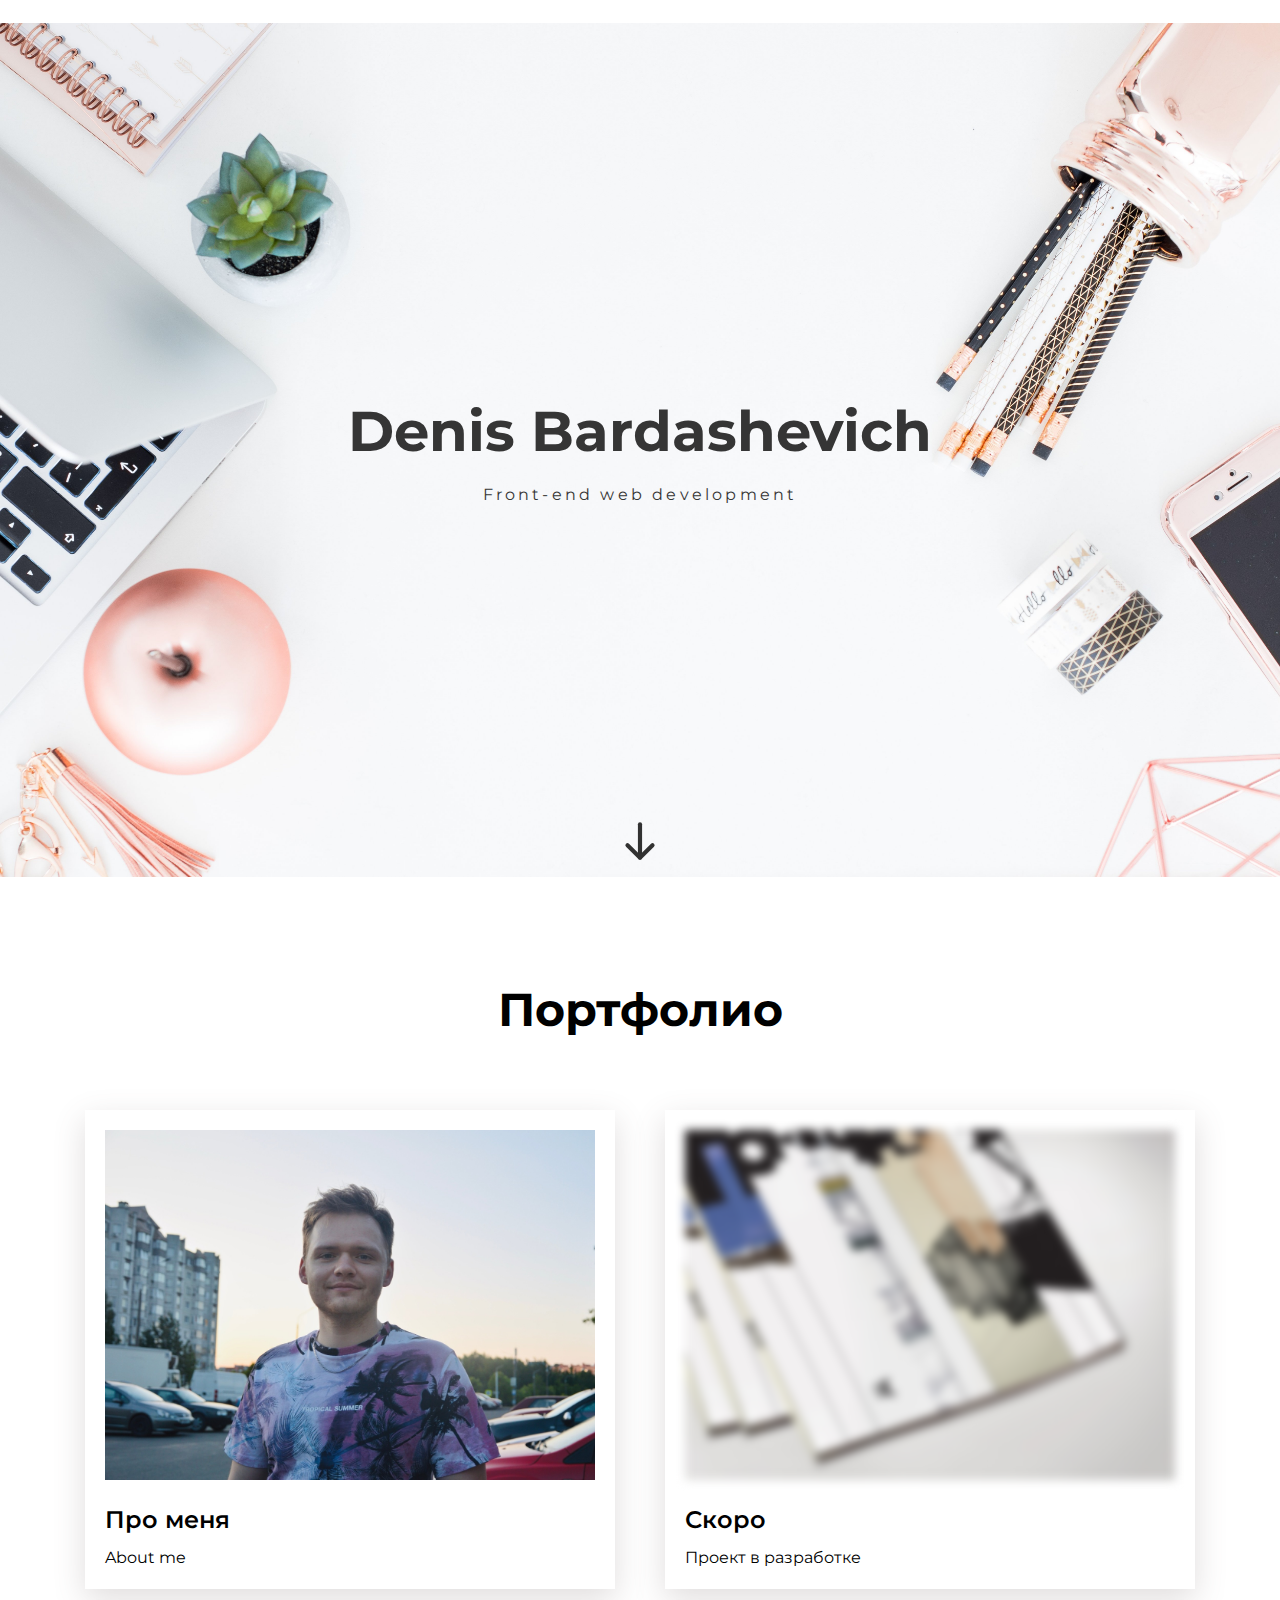
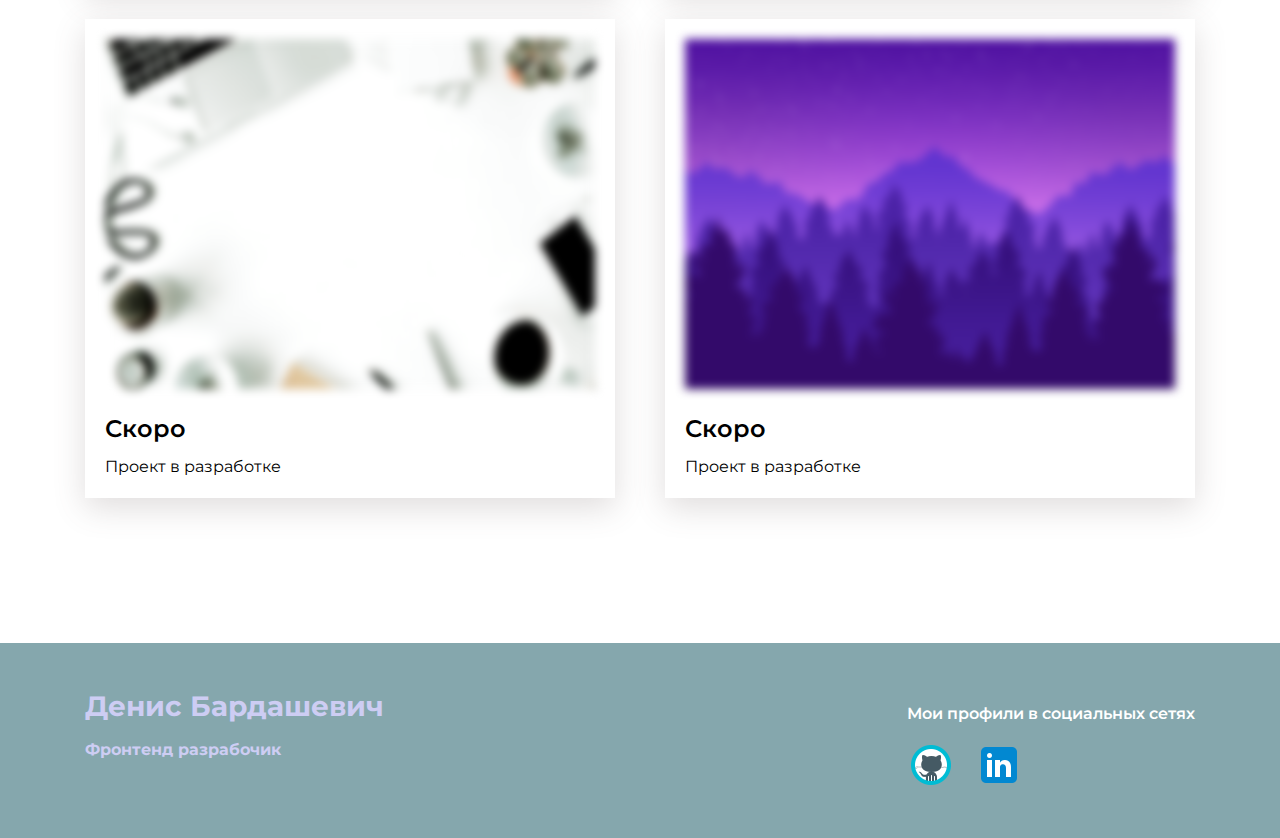
<file: index.html>
<!DOCTYPE html>
<html lang="en">
    <head>
        <meta charset="UTF-8" />
        <meta name="viewport" content="width=device-width, initial-scale=1.0" />
        <title>Porfolio</title>
        <link rel="stylesheet" href="./css/main.css" />
        <link rel="stylesheet" href="./css/media.css" />
        <link rel="preconnect" href="https://fonts.googleapis.com" />
        <link rel="preconnect" href="https://fonts.gstatic.com" crossorigin />
        <link
            href="https://fonts.googleapis.com/css2?family=Montserrat:ital,wght@0,100..900;1,100..900&display=swap"
            rel="stylesheet"
        />
    </head>
    <body>
        <div class="header">
            <img class="img_header" src="./img/2.jpg" alt="#">
            <h1 class="heade-title">Denis Bardashevich</h1>
            <p class="heade-subtitle">Front-end web development</p>
            <div class="header-arrow">
                <img
                    class="arrow"
                    src="./icons/arrow-down-alt-svgrepo-com.svg"
                    alt="arrow"
                />
            </div>
        </div>
        <div class="portfolio">
            <div class="container">
                <h2 class="portfolio-header">Портфолио</h2>

                <!-- Wrapper -->
                <div class="portfolio-cards-wrapper">
                    <!-- card -->
                    <div class="card">
                        <a href="index2.html" class="card-link">
                            <img
                                class="card-img"
                                src="./about me/L2jSk4hGGbY.jpg"
                                alt="многостроничный сайт"
                            />
                            <h3 class="card-title">Про меня</h3>
                            <p>About me</p>
                        </a>
                    </div>
                    <!-- // Card -->
                    <!-- card -->
                    <div class="card">
                        <a href="#" class="card-link">
                            <div class="sow">
                                <img
                                    class="card-img"
                                    src="./img/3.jpg"
                                    alt="многостроничный сайт"
                                />
                            </div>
                            <h3 class="card-title">Скоро</h3>
                            <p>Проект в разработке</p>
                        </a>
                    </div>
                    <!-- // Card -->
                    <!-- card -->
                    <div class="card">
                        <a href="#" class="card-link">
                            <div class="sow">
                                <img
                                    class="card-img"
                                    src="./img/4.png"
                                    alt="многостроничный сайт"
                                />
                            </div>
                            <h3 class="card-title">Скоро</h3>
                            <p>Проект в разработке</p>
                        </a>
                    </div>
                    <!-- // Card -->
                    <!-- card -->
                    <div class="card">
                        <a href="#" class="card-link">
                            <div class="sow">
                                <img
                                    class="card-img"
                                    src="./img/img.jpg"
                                    alt="многостроничный сайт"
                                />
                            </div>
                            <h3 class="card-title">Скоро</h3>
                            <p>Проект в разработке</p>
                        </a>
                    </div>
                    <!-- // Card -->
                </div>
                <!-- // Wraper -->
            </div>
        </div>
        <div class="footer">
            <div class="container">
                <div class="footer-row">
                    <div class="footer-copyright">
                        <div class="footer-copyright-name">
                            Денис Бардашевич

                            <p>Фронтенд разрабочик</p>
                        </div>
                    </div>
                    <div class="footer-icons">
                        <p>Мои профили в социальных сетях</p>
                        <div class="footer-icons-row">
                            <a
                                href="https://github.com/DenisBardashevich/denis.git"
                            >
                                <img
                                    class="icons"
                                    src="./icons/icons8-github-48.png"
                                    alt="github"
                                />
                            </a>
                            <a
                                href="https://www.linkedin.com/in/%D0%B4%D0%B5%D0%BD%D0%B8%D1%81-%D0%B1%D0%B0%D1%80%D0%B4%D0%B0%D1%88%D0%B5%D0%B2%D0%B8%D1%87-042003304?utm_source=share&utm_campaign=share_via&utm_content=profile&utm_medium=ios_app"
                            >
                                <img
                                    class="icons"
                                    src="./icons/icons8-линкедин-48.png"
                                    alt="linkedin"
                                />
                            </a>
                        </div>
                    </div>
                </div>
            </div>
        </div>
        <script src="my.js"></script>
    </body>
</html>
</file>
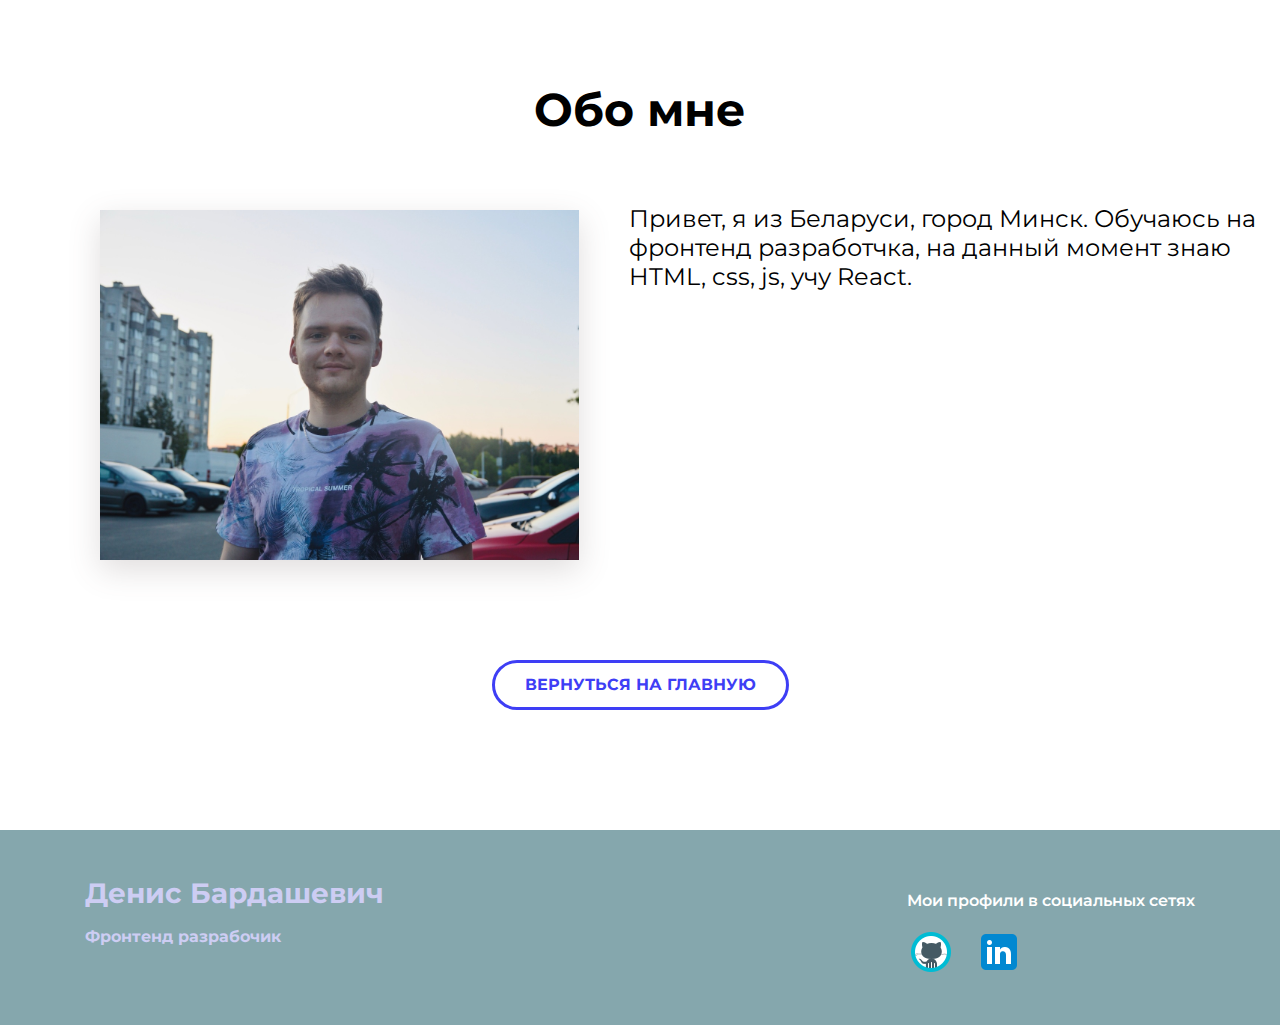
<file: index2.html>
<!DOCTYPE html>
<html lang="en">
    <head>
        <meta charset="UTF-8" />
        <meta name="viewport" content="width=device-width, initial-scale=1.0" />
        <title>О себе</title>
        <link rel="stylesheet" href="./css/main.css" />
        <link rel="stylesheet" href="./css/media.css">
        <link rel="preconnect" href="https://fonts.googleapis.com" />
        <link rel="preconnect" href="https://fonts.gstatic.com" crossorigin />
        <link
            href="https://fonts.googleapis.com/css2?family=Montserrat:ital,wght@0,100..900;1,100..900&display=swap"
            rel="stylesheet"/>
                
    </head>
    <body>
        <div class="project">
            <div class="container-about">
                <h1 class="project-header" >Обо мне</h1>
                <div class="project-img">
                    <img class="photo-about" src="./about me/L2jSk4hGGbY.jpg" alt="Обо мне">
                    <div class="project-text">
                    <p class="aboutText">
                        Привет, я из Беларуси, город Минск. Обучаюсь на фронтенд разработчка, на данный момент знаю HTML, css, js, учу React.
                    </p>
                </div>

                </div>
            <div class="btn">
                <a href="index.html" class="btn-back" >Вернуться на главную</a>

            </div>
            </div>
        </div>
        <div class="footer">
            <div class="container">
                <div class="footer-row">
                    <div class="footer-copyright">
                        <div class="footer-copyright-name">
                            Денис Бардашевич
                        </div>
                        <p>Фронтенд разрабочик</p>
                    </div>
                    <div class="footer-icons">
                        <p>Мои профили в социальных сетях</p>
                        <div class="footer-icons-row">
                            <a
                                href="https://github.com/DenisBardashevich/denis.git"
                            >
                                <img
                                    class="icons"
                                    src="./icons/icons8-github-48.png"
                                    alt="github"
                                />
                            </a>
                            <a
                                href="https://www.linkedin.com/in/%D0%B4%D0%B5%D0%BD%D0%B8%D1%81-%D0%B1%D0%B0%D1%80%D0%B4%D0%B0%D1%88%D0%B5%D0%B2%D0%B8%D1%87-042003304?utm_source=share&utm_campaign=share_via&utm_content=profile&utm_medium=ios_app"
                            >
                                <img
                                    class="icons"
                                    src="./icons/icons8-линкедин-48.png"
                                    alt="linkedin"
                                />
                            </a>
                        </div>
                    </div>
                </div>
            </div>
        </div>
        
        
        
    </body>
</html>
</file>
<file: css/main.css>
* {
    box-sizing: border-box;
}

body {
    margin: 0;
    font-family: "Montserrat", sans-serif;
}

img {
    max-width: 100%;
    
}

.container {
    max-width: 1140px;
    margin-left: auto;
    margin-right: auto;
    padding-left: 15px;
    padding-right: 15px;
}

.none {
    display: none !important;
}

.header {
    width: 100%;
    height: 100vh;
    /*background-color: rgb(107, 24, 139);*/
    display: flex;
    flex-direction: column;
    justify-content: center;
    align-items: center;
    /* background-image: ; */
    background-size: cover;
    background-position: center;
}
.img_header{
    position: absolute;
    z-index: -1;
}

.heade-title {
    margin: 0;
    margin-bottom: 20px;
    color: rgb(53, 53, 53);
    text-align: center;
    font-size: 56px;
}

.heade-subtitle {
    margin: 0;
    text-align: center;
    letter-spacing: 0.2em;
    color: rgb(53, 53, 53);
}

.header-arrow {
    position: absolute;
    vertical-align: bottom;
    bottom: 30px;
}
.arrow {
    width: 50px;
    height: 50px;
    border: none;
    transition: transform 0.2s ease-in;
}
.arrow:hover {
    transform: translateY(-8px);
}

/* portfolio*/

.portfolio {
    padding-top: 80px;
    padding-bottom: 115px;
}

.portfolio-header {
    margin: 0;
    margin-bottom: 70px;
    font-weight: 700;
    font-size: 46px;
    line-height: 130%;
    text-align: center;
    color: black;
}

.portfolio-cards-wrapper {
    display: flex;
    flex-wrap: wrap;
    justify-content: space-between;
}
.card {
    margin-bottom: 30px;
    max-width: 530px;
    background-color: white;
    box-shadow: 0px 10px 30px 0px rgba(99, 84, 84, 0.2);
    transition: transform 0.2s ease-in;
    

}
.card-link {
    text-decoration: none;
    display: block;
    padding: 20px;
    color: black;
    transition: color 0.2s ease-in;
    max-width: 530px;
    
    

}

.card:hover {
    transform: translateY(-15px);
}
.card-link:hover {
    color: rgb(66, 66, 212);
}

.card-img {
    margin-bottom: 20px;
    width: 500px;
    height: 350px;
    
}
.sow {
    filter: blur(5px);
    
}

.card-title {
    margin: 0;
    margin-bottom: 13px;
    font-weight: 600;
    font-size: 24px;
    line-height: 130%;
    
}

.card p {
    margin: 0;
    font-size: 16px;
    line-height: 130%;
    
}

.footer {
    background-color: rgb(133, 167, 173);
    padding-top: 45px;
    padding-bottom: 45px;
    color: white;
}

.footer-row {
    display: flex;
    justify-content: space-between;
}

.footer-copyright {
    color: rgb(205, 205, 243);
    line-height: 1.3;
}

.footer-copyright-name {
    font-weight: 700;
    font-size: 28px;
    margin-bottom: 15px;
}

.footer-copyright p {
    font-size: 16px;
    font-weight: 700;
}

.footer-icons p {
    font-weight: 600;
    font-size: 16px;
    line-height: 1.3;
}

.footer-icons-row {
    display: flex;
    align-items: center;
}

.icons {
    margin-right: 20px;
}

/* 2 СТРАНИЦА О МНЕ */

.project {
    padding: 80px 0 120px 0;
    text-align: center;
}

.project-img {
    display: flex;
    margin-left: 100px;
}

.project-header {
    font-weight: bold;
    margin: 0;
    font-size: 46px;
    line-height: 1.3;
    margin-bottom: 40px;
}

.photo-about {
    width: 500px;
    height: 350px;
    box-shadow: 0px 10px 30px 0px rgba(99, 84, 84, 0.2);
    margin-top: 30px;
}

.aboutText {
    text-align: left;
    margin-left: 50px;
    max-width: 700px;
    font-size: 24px;
    margin-right: 10px;
}


.btn-back {
    margin-top: 100px;
    display: inline-block;
    height: 50px;
    padding-left: 30px;
    padding-right: 30px;

    border: 3px solid rgb(62, 62, 245);
    border-radius: 50px;

    color: rgb(62, 62, 245);
    font-weight: 700;
    font-size: 16px;
    line-height: 44px;
    text-transform: uppercase;
    text-decoration: none;
    transition: all 0.2s ease-in;
    
}
.btn-back:hover {
    background-color: rgb(62, 62, 245);
    color: white;

}
</file>
<file: css/media.css>
@media (max-width: 1140px) {
    .body {
        max-width: 100%;
    }
    .card {
        width: calc(50% - 15px);
    }
    .card-img {
        max-width:100%;
        height:auto;
        
    }

    
    
    
    
    .footer {
        padding-top: 25px;
        padding-bottom: 25px;
    }
    .footer-row {
        flex-direction: column-reverse;

    }
    .footer-icons-row {
        margin-bottom: 30px;

    }

    
    .project-img{
       
        flex-wrap: wrap;
        justify-content: center;
        margin-left: 0;
    } 
    





}


@media (max-width: 760px) {
    .heade-title {
        font-size: 32px;
    }
    .portfolio {
        padding-top: 40px;
        padding-bottom: 60px;
    }
    .portfolio-header  {
        font-size: 32px;
        margin-bottom: 30px;
        
        
        
        
    }
    

    .card { 
        width: 100%;
    
        
    }

    .portfolio-cards-wrapper {
        justify-content: center;

    }
    .card-link {
        padding: 15px;
        
        
    }

    .card-img {
        margin-bottom: 10px;
    }
    .card-title{
        font-size: 18px;
        margin-bottom: 10px;
    }
    .card p {
        font-size: 14px;
    }


    /* 2 страница */
    .project {
        padding: 40px 0 60px;
        
    }
    .btn-back {
        margin-top: 20px;
        
    }
    .project-header {
        font-size: 28px;
        margin-bottom: 30px;
    }
    .project-img{
        margin: 10px;
        flex-wrap: wrap;
        justify-content:center
        
    }
    .aboutText{
        margin-left: 10px;
        max-width: 100%;
        font-size: 18px;
    }
    .project-text{
        margin-bottom: 10px;
    }
    .photo-about{
        max-width:100%;
        height:auto;
    }

                              
}
</file>
